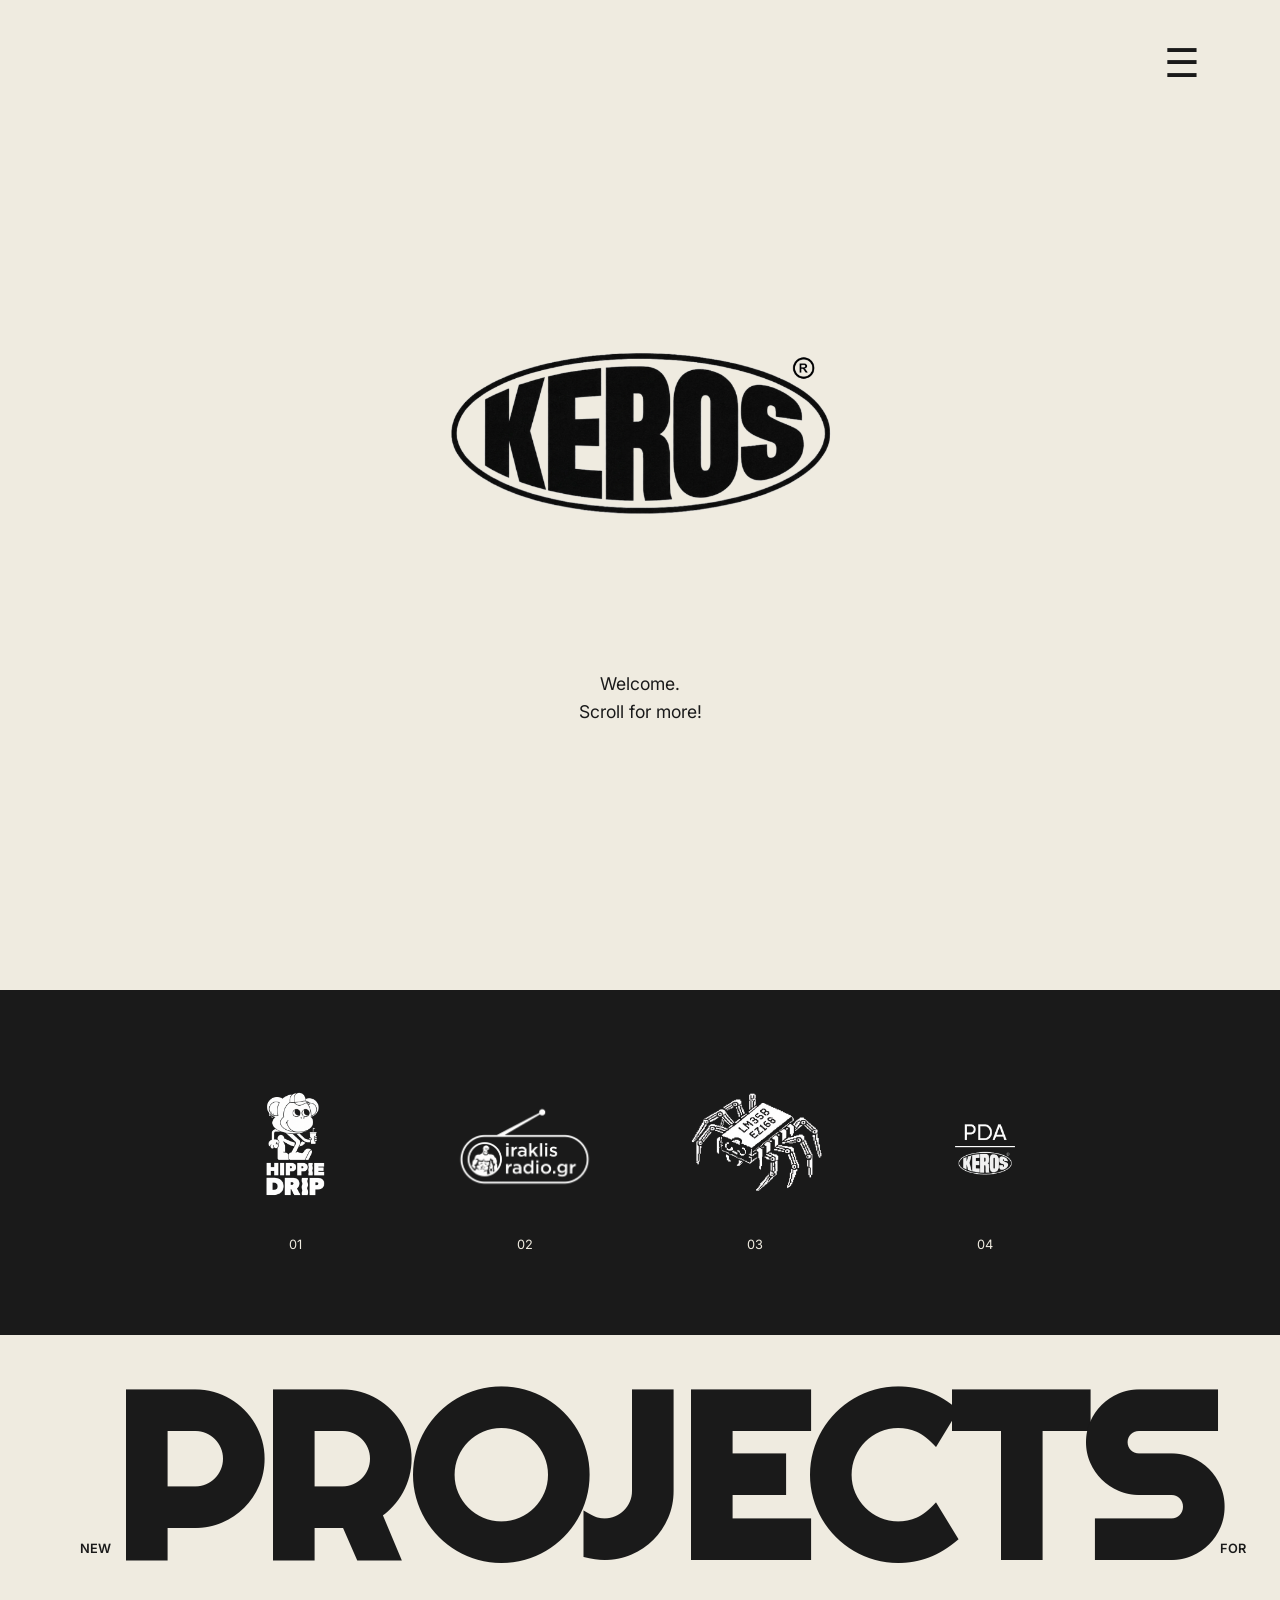
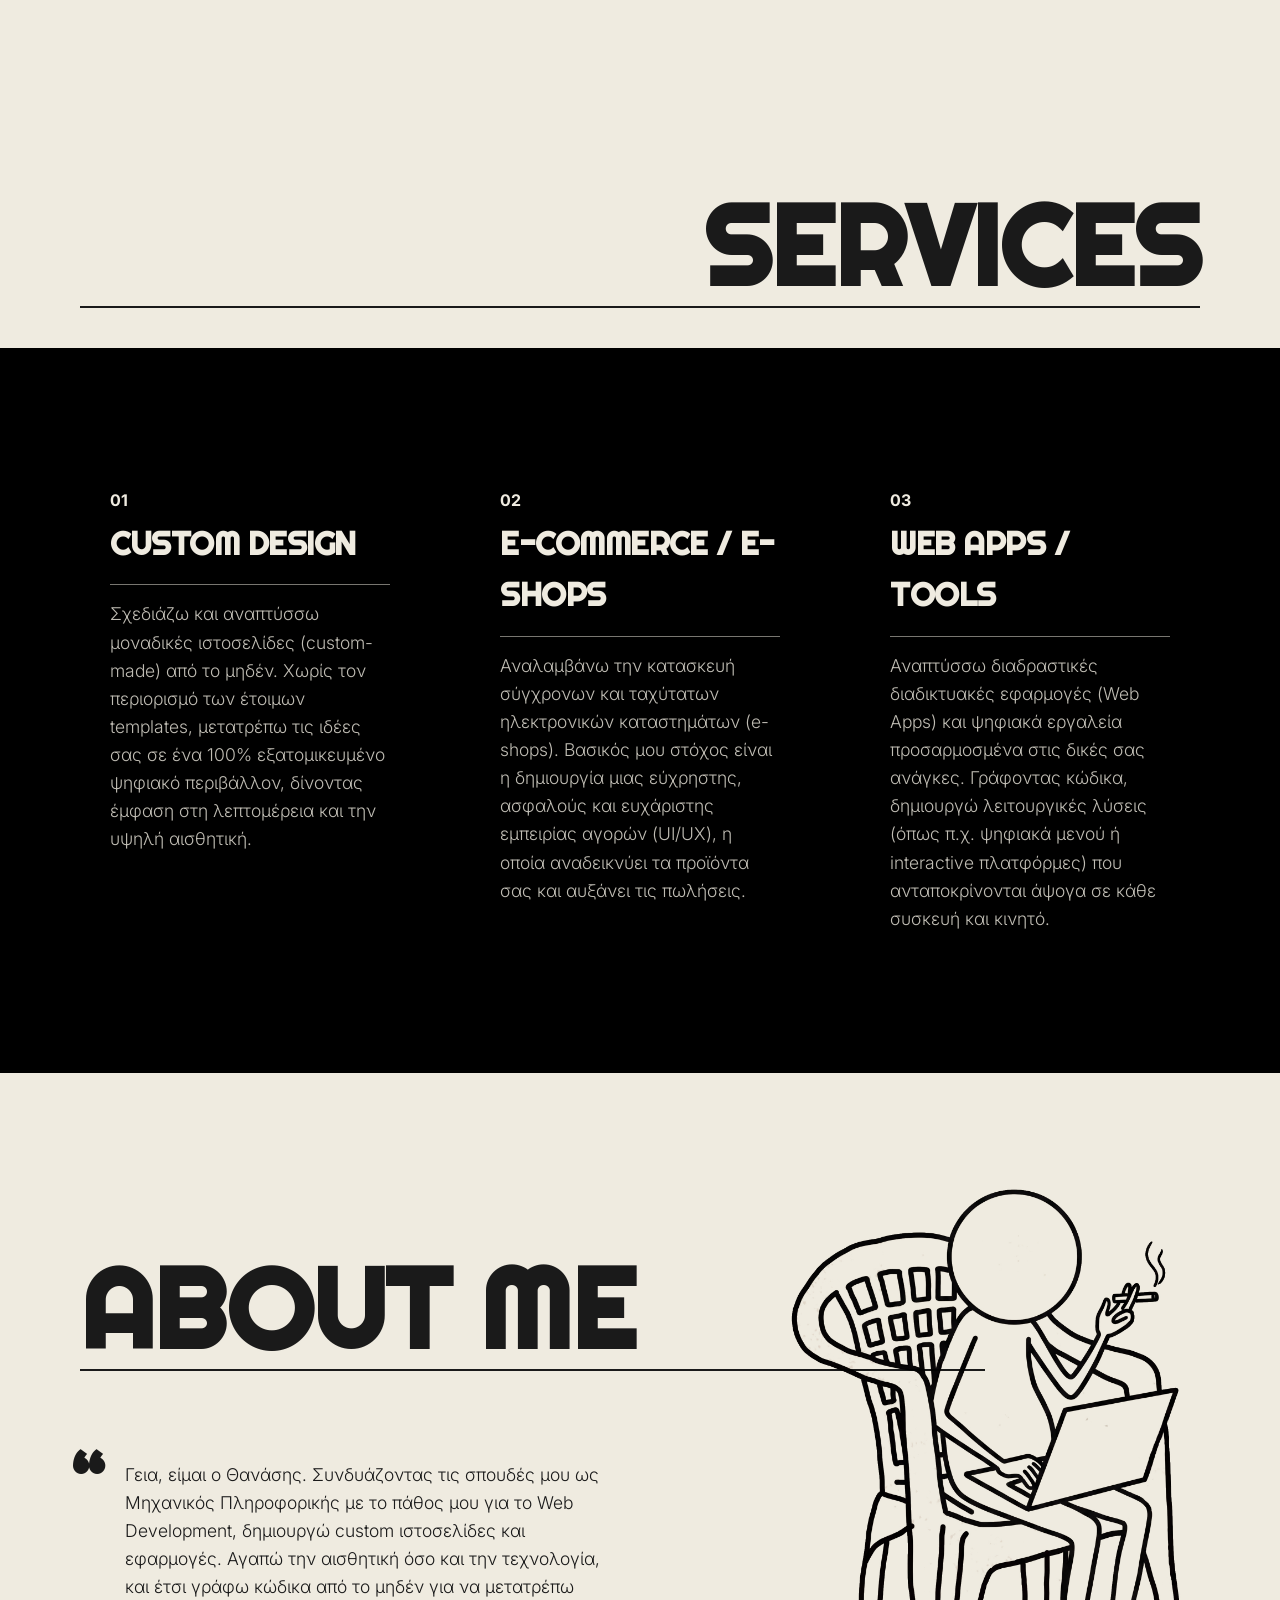
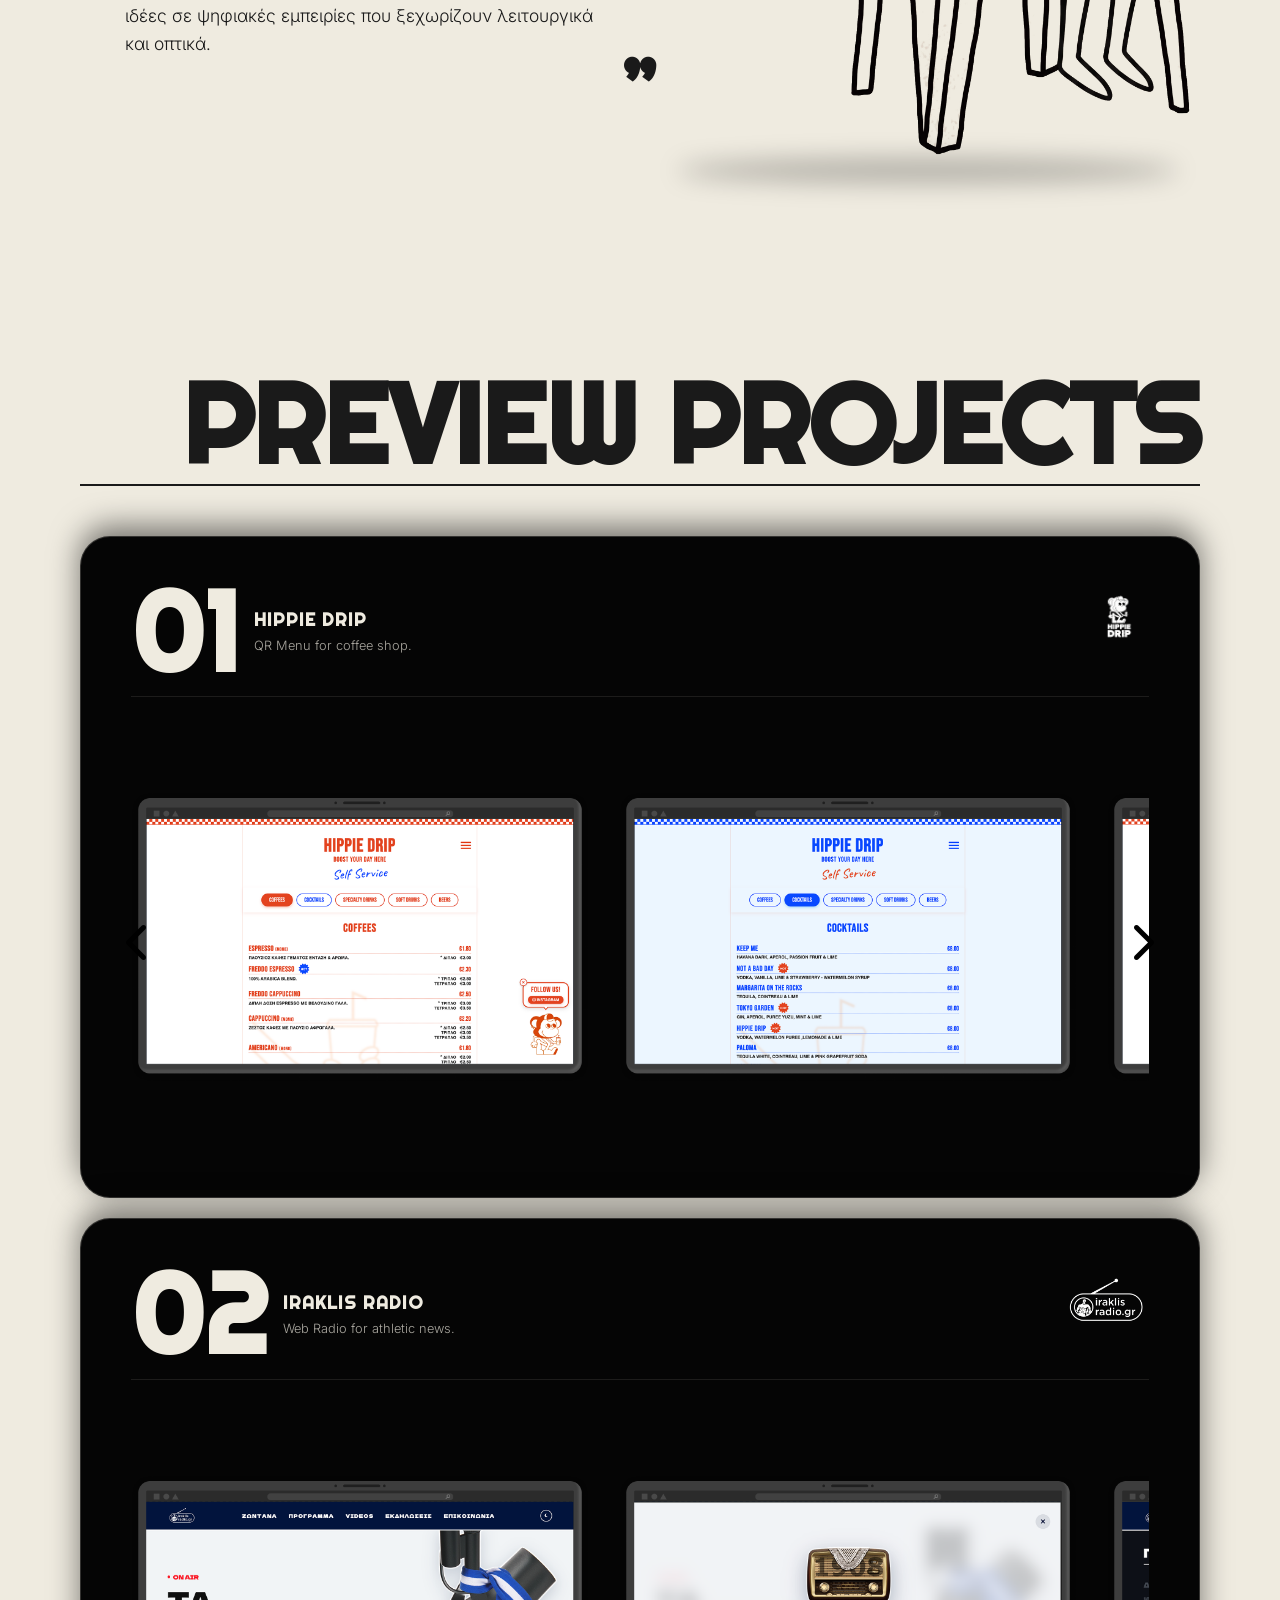
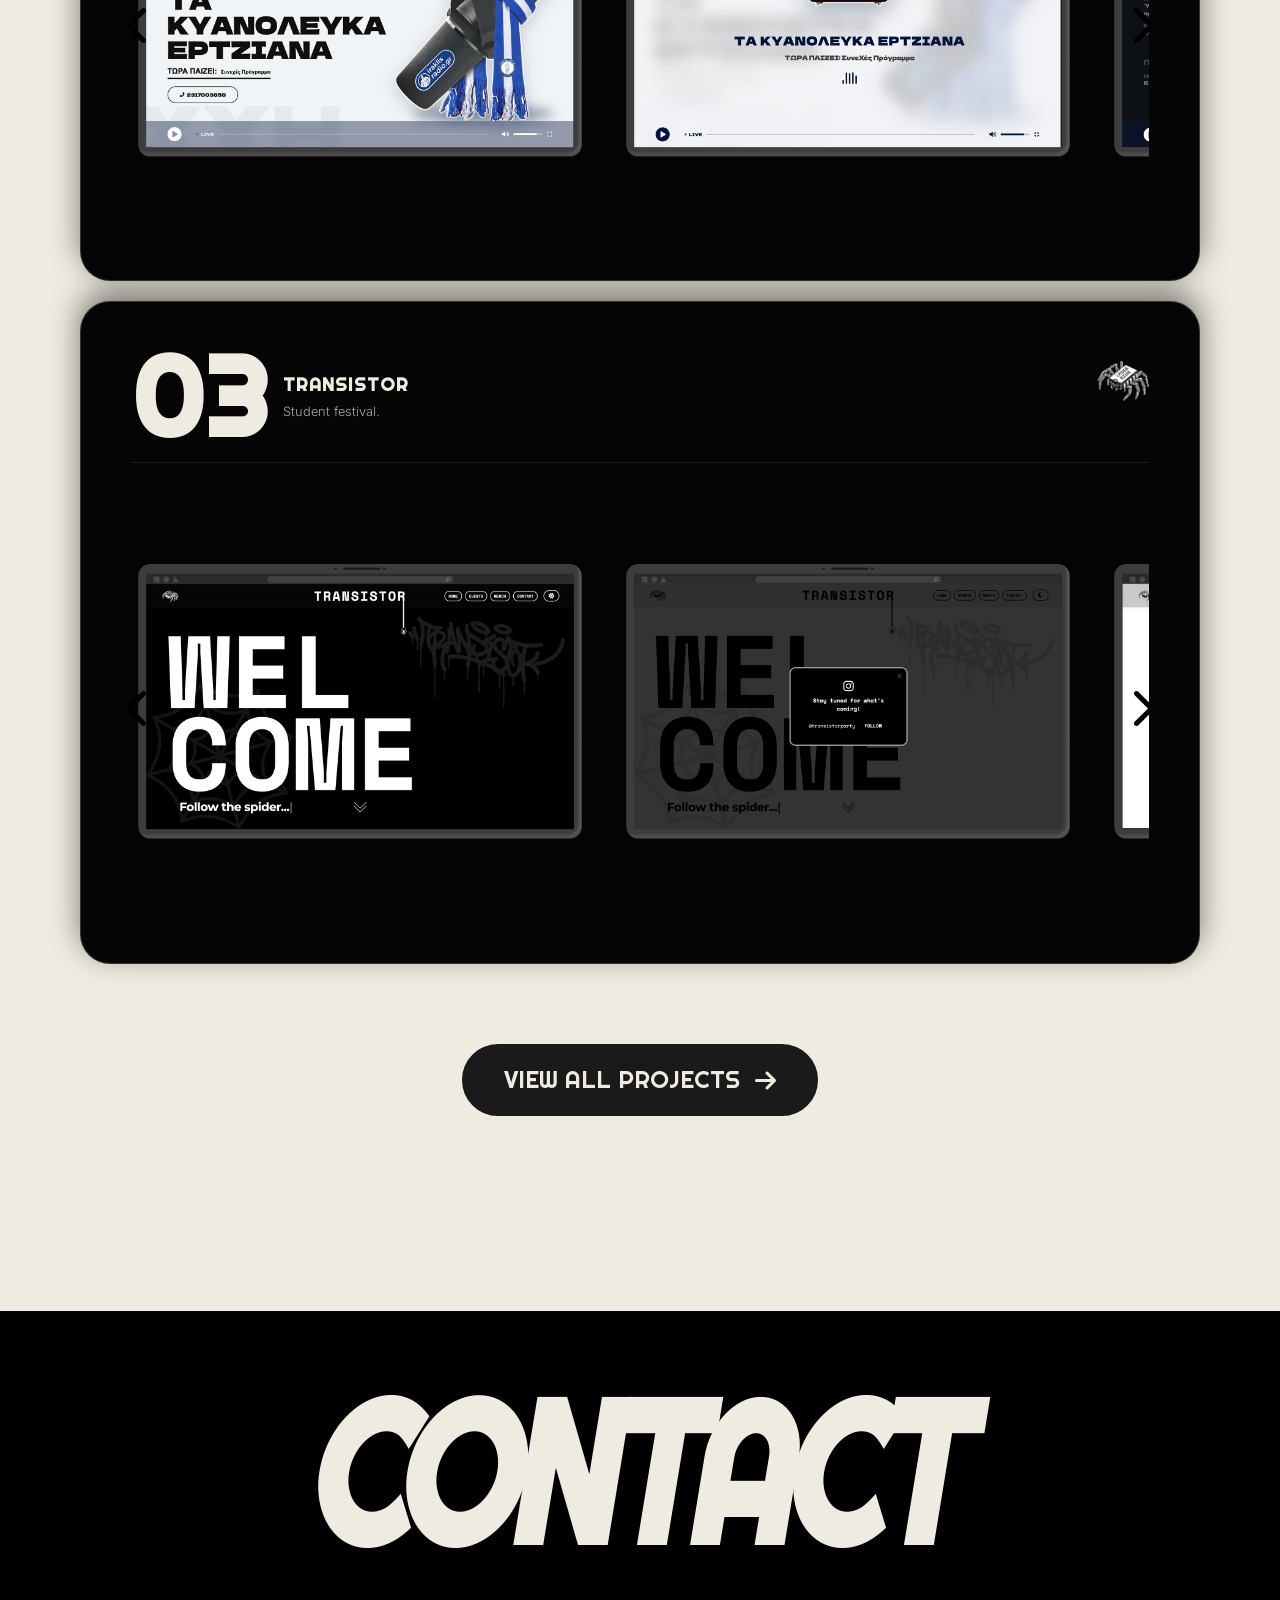
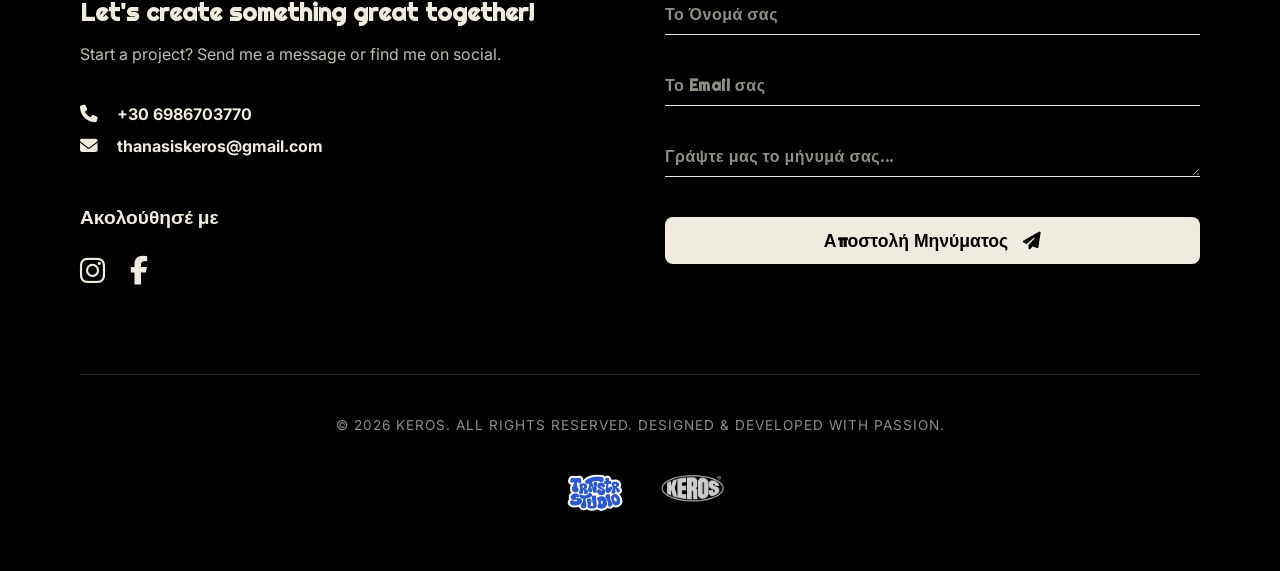
<file: index.html>
<!DOCTYPE html>
<html lang="el">
<head>
    <meta charset="UTF-8">
    <meta name="viewport" content="width=device-width, initial-scale=1.0">
    <title>KEROS | Portfolio</title>
    <link rel="stylesheet" href="style.css">
    <link rel="icon" type="image/png" href="images/ker.png">
    <link href="https://fonts.googleapis.com/css2?family=Righteous&family=Inter:wght@300;400&display=swap" rel="stylesheet">
    <link rel="stylesheet" href="https://cdnjs.cloudflare.com/ajax/libs/font-awesome/6.4.0/css/all.min.css">
    <script async src="https://www.googletagmanager.com/gtag/js?id=G-GY9GKH810G"></script>
    <script>
        window.dataLayer = window.dataLayer || [];
        function gtag(){dataLayer.push(arguments);}
        gtag('js', new Date());
        gtag('config', 'G-GY9GKH810G');
    </script>
</head>
<body>
    <div class="glass-header"></div>

    <div class="top-bar">
        <button class="menu-btn" id="openMenu">☰</button>
    </div>

    <a href="#" class="hero-logo">
        <img src="images/keros.PNG" alt="KEROS Logo" style="width: 100%; display: block;">
    </a>
    
    <p class="hero-text">Welcome.<br>Scroll for more!</p>

    <main class="main-content">
        <section class="projects-section" id="projects">
            <div class="black-strip">
                <div class="gallery-track">
                    <a href="#project-1" class="gallery-item">
                        <img src="images/hip1.png" alt="Project 1">
                        <span class="item-number">01</span>
                    </a>
                    <a href="#project-2" class="gallery-item">
                        <img src="images/rad1.png" alt="Project 2">
                        <span class="item-number">02</span>
                    </a>
                    <a href="#project-3" class="gallery-item">
                        <img src="images/tr1.png" alt="Project 3">
                        <span class="item-number">03</span>
                    </a>
                    <a href="projects.html#project-4" class="gallery-item">
                        <img src="images/Untitled_project__1_-removebg-preview.png" alt="Project 4">
                        <span class="item-number">04</span>
                    </a>
                </div>
            </div>

            <div class="title-container">
                <span class="date-tag">NEW</span>
                <h2 class="massive-title">PROJECTS</h2>
                <span class="view-tag">FOR</span>
            </div>
        </section>

        <section class="content-section" id="services">
            <h2 class="section-title right-aligned">SERVICES</h2>
            
            <div class="services-black-strip">
                <div class="services-list-dark">
                    <div class="service-item-dark">
                        <div class="service-header">
                            <span class="service-number">01</span>
                            <h3>CUSTOM DESIGN</h3>
                        </div>
                        <div class="service-divider"></div>
                        <p>Σχεδιάζω και αναπτύσσω μοναδικές ιστοσελίδες (custom-made) από το μηδέν. Χωρίς τον περιορισμό των έτοιμων templates, μετατρέπω τις ιδέες σας σε ένα 100% εξατομικευμένο ψηφιακό περιβάλλον, δίνοντας έμφαση στη λεπτομέρεια και την υψηλή αισθητική.</p>
                    </div>
                    
                    <div class="service-item-dark">
                        <div class="service-header">
                            <span class="service-number">02</span>
                            <h3>E-COMMERCE / E-SHOPS</h3>
                        </div>
                        <div class="service-divider"></div>
                        <p>Αναλαμβάνω την κατασκευή σύγχρονων και ταχύτατων ηλεκτρονικών καταστημάτων (e-shops). Βασικός μου στόχος είναι η δημιουργία μιας εύχρηστης, ασφαλούς και ευχάριστης εμπειρίας αγορών (UI/UX), η οποία αναδεικνύει τα προϊόντα σας και αυξάνει τις πωλήσεις.</p>
                    </div>
                    
                    <div class="service-item-dark">
                        <div class="service-header">
                            <span class="service-number">03</span>
                            <h3>WEB APPS / TOOLS</h3>
                        </div>
                        <div class="service-divider"></div>
                        <p>Αναπτύσσω διαδραστικές διαδικτυακές εφαρμογές (Web Apps) και ψηφιακά εργαλεία προσαρμοσμένα στις δικές σας ανάγκες. Γράφοντας κώδικα, δημιουργώ λειτουργικές λύσεις (όπως π.χ. ψηφιακά μενού ή interactive πλατφόρμες) που ανταποκρίνονται άψογα σε κάθε συσκευή και κινητό.</p>
                    </div>
                </div>
            </div>
        </section>

        <section class="content-section" id="about">
            <img src="images/me.jpeg" alt="Graphic" class="about-bg-graphic">
            <h2 class="section-title">ABOUT ME</h2>
            <p class="large-text">Γεια, είμαι ο Θανάσης. Συνδυάζοντας τις σπουδές μου ως Μηχανικός Πληροφορικής με το πάθος μου για το Web Development, δημιουργώ custom ιστοσελίδες και εφαρμογές. Αγαπώ την αισθητική όσο και την τεχνολογία, και έτσι γράφω κώδικα από το μηδέν για να μετατρέπω ιδέες σε ψηφιακές εμπειρίες που ξεχωρίζουν λειτουργικά και οπτικά.</p>
        </section>

        <section class="content-section" id="works">
            <h2 class="section-title right-aligned">PREVIEW PROJECTS</h2>
            
            <div class="stacked-cards-container">
                <div class="stacked-card card-1" id="project-1">
                    <div class="card-header">
                        <div class="card-client-info">
                            <span class="card-number">01</span>
                            <div class="client-details">
                                <h4>HIPPIE DRIP</h4>
                                <p>QR Menu for coffee shop.</p>
                            </div>
                        </div>
                        <a href="#" class="card-logo-btn">
                            <img src="images/hip1.png" alt="Hippie Drip">
                        </a>
                    </div>
                    <div class="carousel-wrapper">
                        <button class="carousel-btn prev-btn"><i class="fa-solid fa-chevron-left"></i></button>
                        <button class="carousel-btn next-btn"><i class="fa-solid fa-chevron-right"></i></button>
                        <div class="card-images-grid">
                            <img src="images/hip11.png" alt="Mockup 1">
                            <img src="images/hip2.png" alt="Mockup 2">
                            <img src="images/hip3.png" alt="Mockup 3">
                            <img src="images/hip4.png" alt="Mockup 4">
                        </div>
                    </div>
                </div>
                
                <div class="stacked-card card-2" id="project-2">
                    <div class="card-header">
                        <div class="card-client-info">
                            <span class="card-number">02</span>
                            <div class="client-details">
                                <h4>IRAKLIS RADIO</h4>
                                <p>Web Radio for athletic news.</p>
                            </div>
                        </div>
                        <a href="#" class="card-logo-btn">
                            <img src="images/rad1.png" alt="Iraklis Radio">
                        </a>
                    </div>
                    <div class="carousel-wrapper">
                        <button class="carousel-btn prev-btn"><i class="fa-solid fa-chevron-left"></i></button>
                        <button class="carousel-btn next-btn"><i class="fa-solid fa-chevron-right"></i></button>
                        <div class="card-images-grid">
                            <img src="images/ira1.png" alt="Mockup 1">
                            <img src="images/ira2.png" alt="Mockup 2">
                            <img src="images/ira3.png" alt="Mockup 3">
                            <img src="images/ira4.png" alt="Mockup 4">
                        </div>
                    </div>
                </div>

                <div class="stacked-card card-3" id="project-3">
                    <div class="card-header">
                        <div class="card-client-info">
                            <span class="card-number">03</span>
                            <div class="client-details">
                                <h4>TRANSISTOR</h4>
                                <p>Student festival.</p>
                            </div>
                        </div>
                        <a href="#" class="card-logo-btn">
                            <img src="images/tr1.png" alt="Transistor">
                        </a>
                    </div>
                    <div class="carousel-wrapper">
                        <button class="carousel-btn prev-btn"><i class="fa-solid fa-chevron-left"></i></button>
                        <button class="carousel-btn next-btn"><i class="fa-solid fa-chevron-right"></i></button>
                        <div class="card-images-grid">
                            <img src="images/tr11.png" alt="Mockup 1">
                            <img src="images/tr2.png" alt="Mockup 2">
                            <img src="images/tr3.png" alt="Mockup 3">
                            <img src="images/tr4.png" alt="Mockup 4">
                        </div>
                    </div>
                </div>
            </div>
            
            <div class="show-more-container">
                <a href="projects.html" class="show-more-btn">
                    VIEW ALL PROJECTS <i class="fa-solid fa-arrow-right"></i>
                </a>
            </div>
        </section>

        <section class="contact-section-dark" id="contact">
            <div class="brutalist-contact-header">
                <h1 class="brutalist-contact-title">CONTACT</h1>
            </div>
            
            <div class="contact-grid">
                <div class="contact-info">
                    <h3 class="contact-subtitle">Let's create something great together!</h3>
                    <p class="contact-desc">Start a project? Send me a message or find me on social.</p>
                    
                    <div class="contact-details">
                        <p><i class="fa-solid fa-phone"></i> +30 6986703770</p>
                        <p><i class="fa-solid fa-envelope"></i> thanasiskeros@gmail.com</p>
                    </div>

                    <div class="contact-socials">
                        <h4>Ακολούθησέ με</h4>
                        <div class="social-icons">
                            <a href="https://www.instagram.com/thanasiskeros/" title="Instagram" target="_blank"><i class="fa-brands fa-instagram"></i></a>
                            <a href="https://www.facebook.com/profile.php?id=100060874460926" title="Facebook" target="_blank"><i class="fa-brands fa-facebook-f"></i></a>
                        </div>
                    </div>
                </div>

                <div class="contact-form-wrapper">
                   <form action="https://formsubmit.co/thanasiskeros@gmail.com" method="POST" class="contact-form">
                        <input type="hidden" name="_subject" value="Νέο Μήνυμα από το Portfolio!">
                        <input type="hidden" name="_captcha" value="false">
                        <input type="text" name="name" placeholder="Το Όνομά σας" required>
                        <input type="email" name="email" placeholder="Το Email σας" required>
                        <textarea name="message" placeholder="Γράψτε μας το μήνυμά σας..." rows="1" required></textarea>
                        
                        <button type="submit">
                            Αποστολή Μηνύματος 
                            <i class="fa-solid fa-paper-plane send-icon"></i>
                        </button>
                    </form>
                </div>
            </div> 

            <div class="site-footer">
                <div class="footer-copy">
                    &copy; 2026 KEROS. ALL RIGHTS RESERVED. DESIGNED & DEVELOPED WITH PASSION.
                </div>
                <div class="footer-graphics">
                    <img src="images/TRN.jpg" alt="Globe Icon" class="footer-globe">
                    <img src="images/keros.PNG" alt="KEROS Logo" class="footer-logo">
                </div>
            </div>
        </section> 
    </main>

    <nav class="fullscreen-menu" id="fullMenu">
        <button class="close-btn" id="closeMenu">✕</button>
        <ul class="menu-links">
            <li><a href="#projects">PROJECTS</a></li>
            <li><a href="#services">SERVICES</a></li>
            <li><a href="#about">ABOUT ME</a></li>
            <li><a href="#works">PREVIEW PROJECTS</a></li>
            <li><a href="#contact">CONTACT</a></li>
        </ul>
    </nav>

    <script src="script.js"></script>
</body>
</html>
</file>
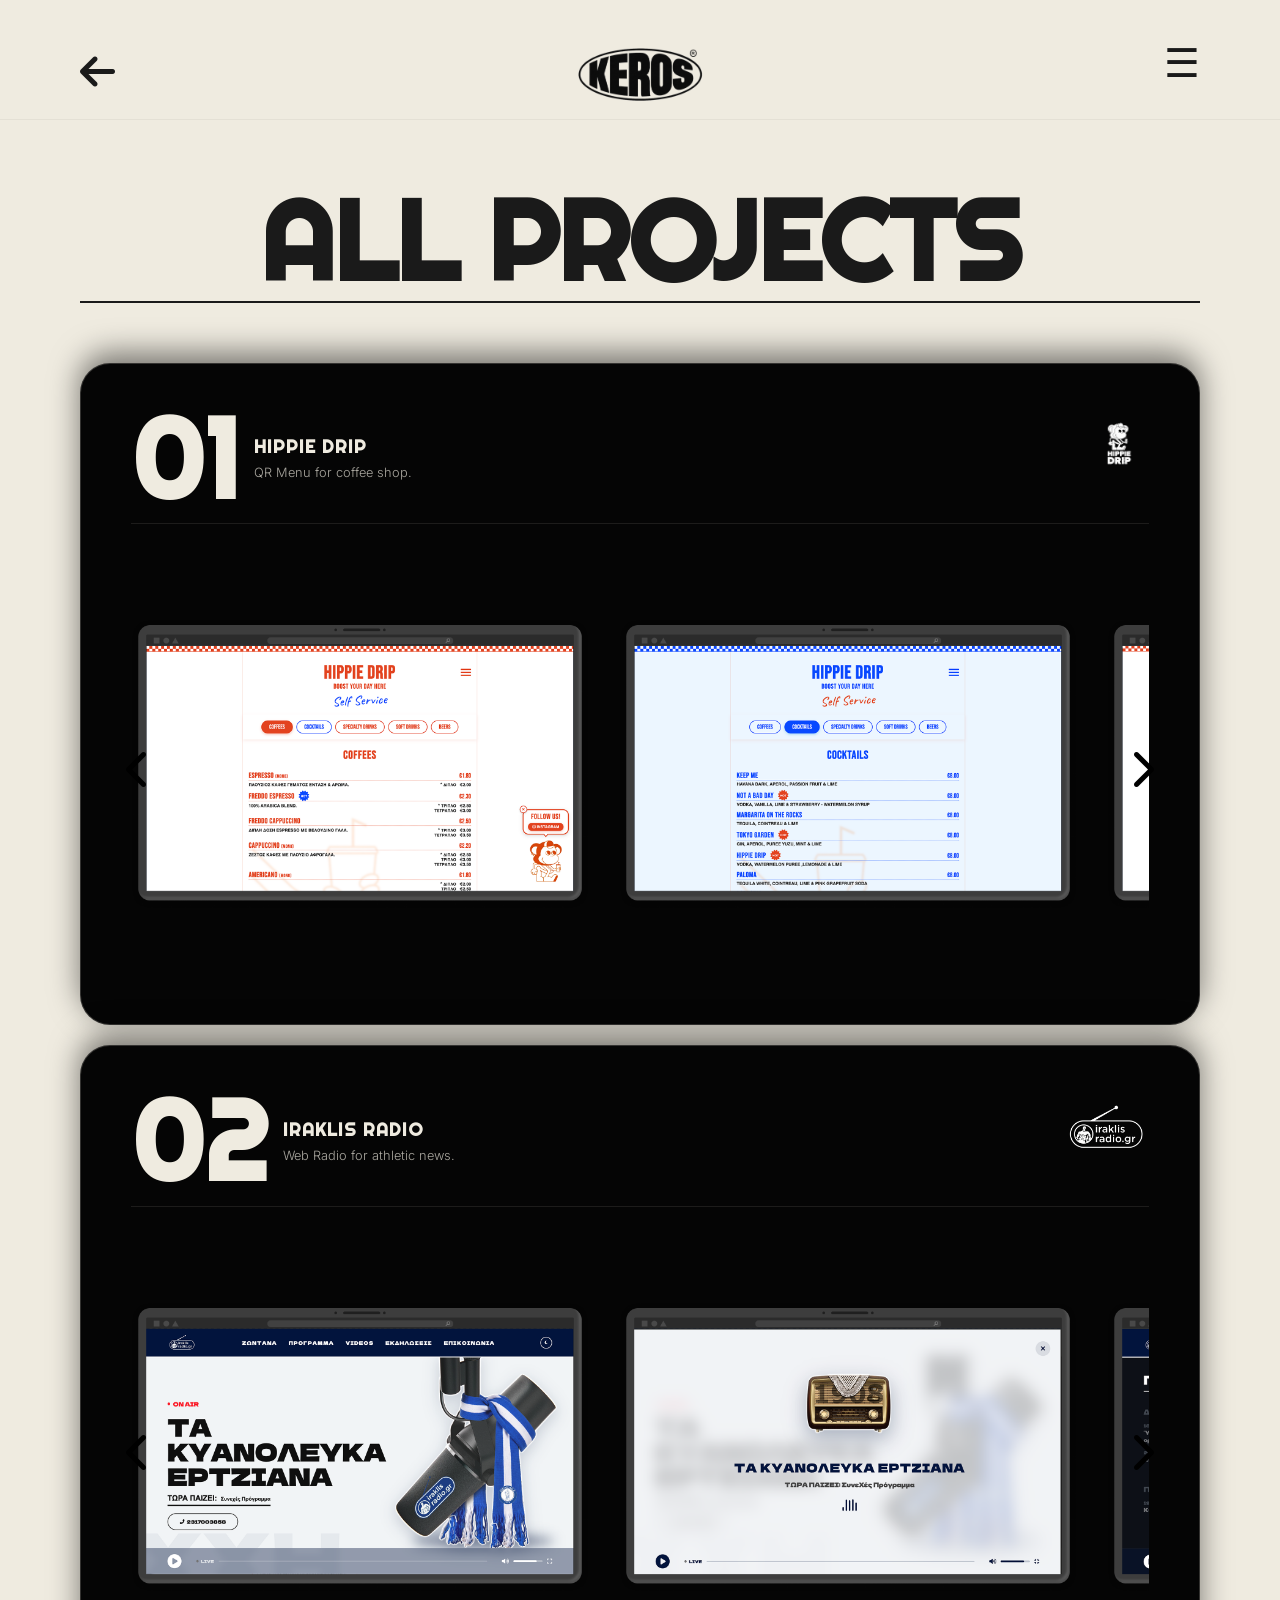
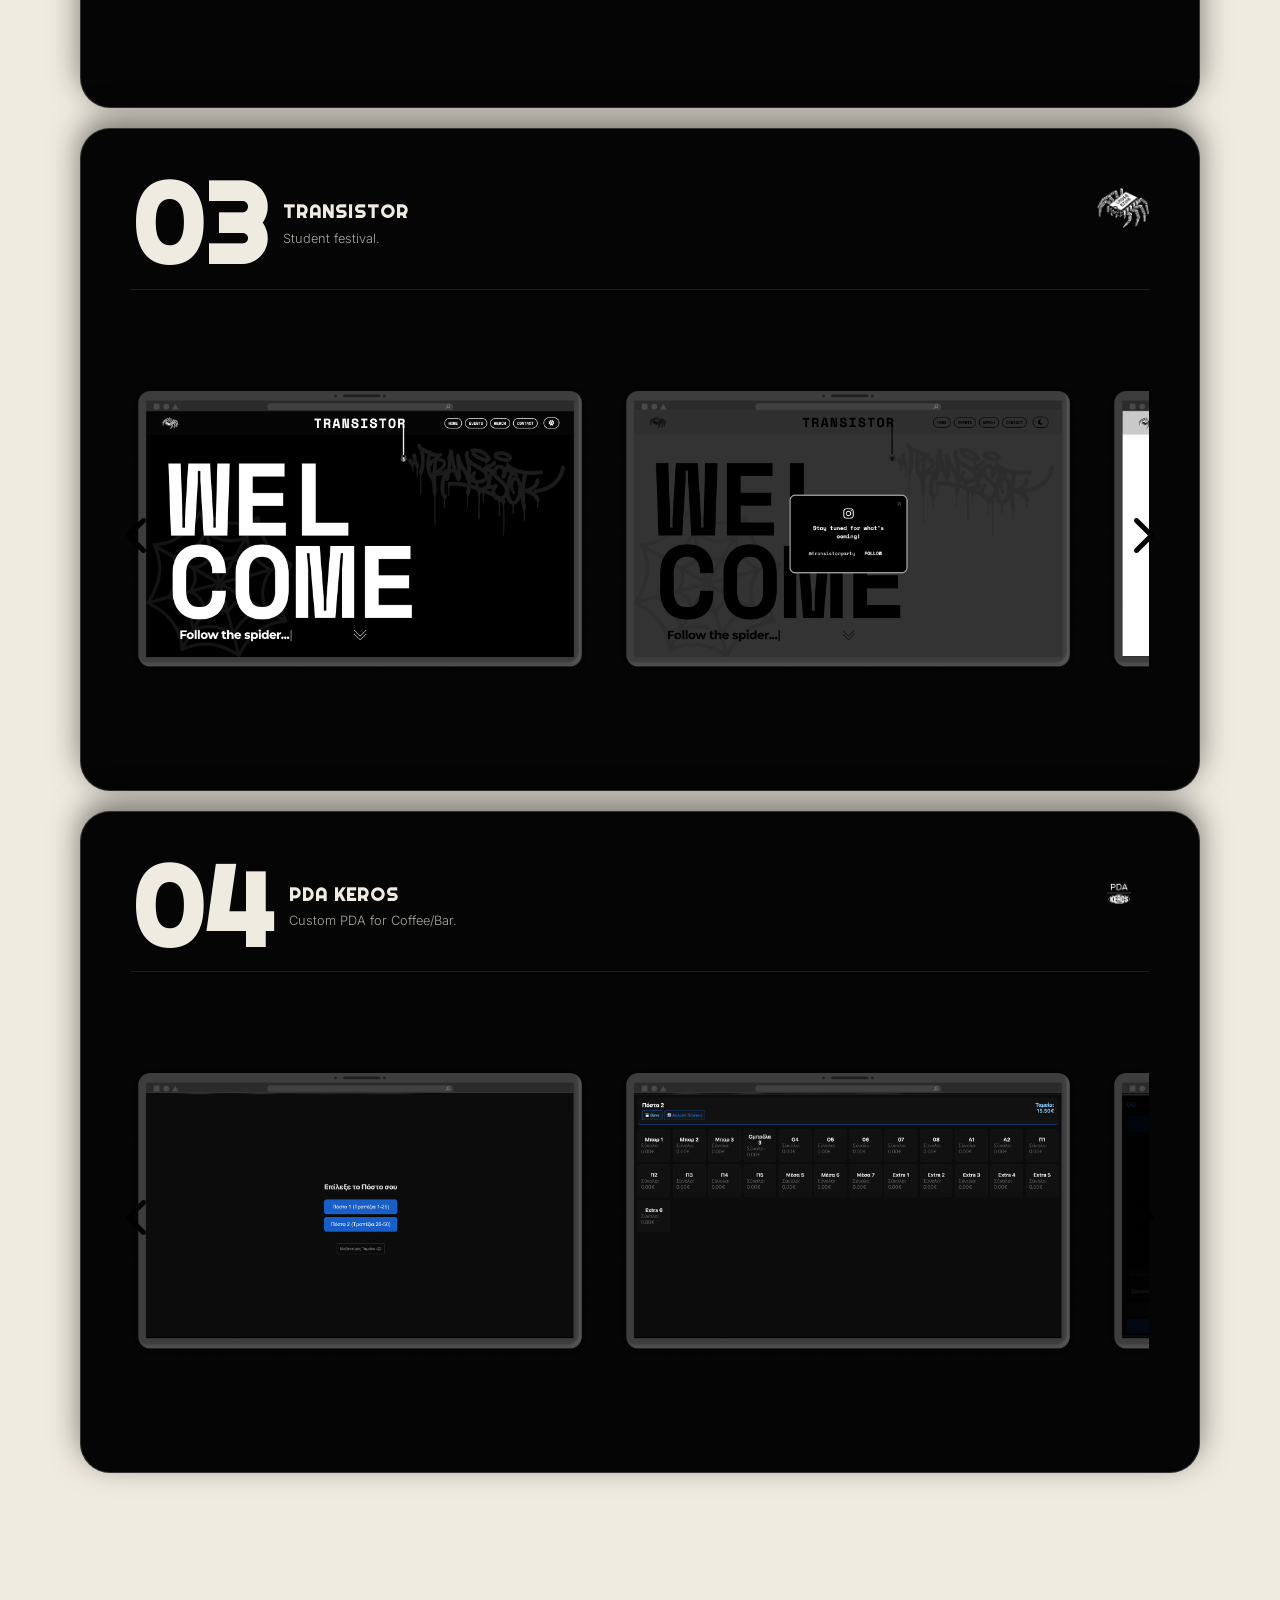
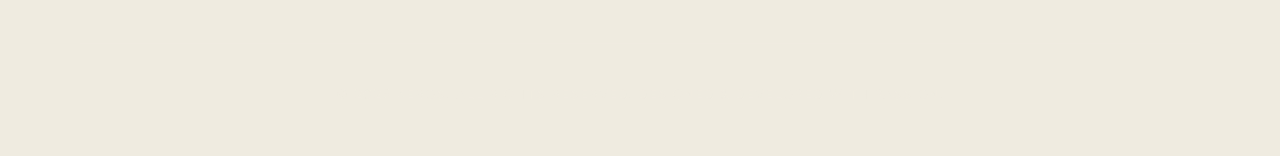
<file: projects.html>
<!DOCTYPE html>
<html lang="el">
<head>
    <meta charset="UTF-8">
    <meta name="viewport" content="width=device-width, initial-scale=1.0">
    <title>KEROS | All Projects</title>
    <link rel="stylesheet" href="style.css">
    <link href="https://fonts.googleapis.com/css2?family=Righteous&family=Inter:wght@300;400&display=swap" rel="stylesheet">
    <link rel="stylesheet" href="https://cdnjs.cloudflare.com/ajax/libs/font-awesome/6.4.0/css/all.min.css">
    <script async src="https://www.googletagmanager.com/gtag/js?id=G-GY9GKH810G"></script>
    <script>
        window.dataLayer = window.dataLayer || [];
        function gtag(){dataLayer.push(arguments);}
        gtag('js', new Date());
        gtag('config', 'G-GY9GKH810G');
    </script>
</head>
<body>
    <div class="glass-header" style="opacity: 1;"></div>

    <div class="back-btn-container">
        <a href="index.html" class="menu-btn" style="text-decoration: none;" title="Back to Home"><i class="fa-solid fa-arrow-left"></i></a>
    </div>

    <a href="index.html" class="inner-page-logo" title="Back to Home">
        <img src="images/keros.PNG" alt="KEROS Logo" style="width: 100%; display: block;">
    </a>

    <div class="top-bar">
        <button class="menu-btn" id="openMenu">☰</button>
    </div>

    <main class="main-content" style="margin-top: 150px;">
        <div style="margin-bottom: 60px;">
            <h1 class="section-title" style="text-align: center;">ALL PROJECTS</h1>
        </div>

        <div class="stacked-cards-container" style="margin-top: 0;">
            <div class="stacked-card card-1" id="project-1">
                <div class="card-header">
                    <div class="card-client-info">
                        <span class="card-number">01</span>
                        <div class="client-details">
                            <h4>HIPPIE DRIP</h4>
                            <p>QR Menu for coffee shop.</p>
                        </div>
                    </div>
                    <a href="#" class="card-logo-btn">
                        <img src="images/hip1.png" alt="Hippie Drip">
                    </a>
                </div>
                <div class="carousel-wrapper">
                    <button class="carousel-btn prev-btn"><i class="fa-solid fa-chevron-left"></i></button>
                    <button class="carousel-btn next-btn"><i class="fa-solid fa-chevron-right"></i></button>
                    <div class="card-images-grid">
                        <img src="images/hip11.png" alt="Mockup 1">
                        <img src="images/hip2.png" alt="Mockup 2">
                        <img src="images/hip3.png" alt="Mockup 3">
                        <img src="images/hip4.png" alt="Mockup 4">
                    </div>
                </div>
            </div>
            
            <div class="stacked-card card-2" id="project-2">
                <div class="card-header">
                    <div class="card-client-info">
                        <span class="card-number">02</span>
                        <div class="client-details">
                            <h4>IRAKLIS RADIO</h4>
                            <p>Web Radio for athletic news.</p>
                        </div>
                    </div>
                    <a href="#" class="card-logo-btn">
                        <img src="images/rad1.png" alt="Iraklis Radio">
                    </a>
                </div>
                <div class="carousel-wrapper">
                    <button class="carousel-btn prev-btn"><i class="fa-solid fa-chevron-left"></i></button>
                    <button class="carousel-btn next-btn"><i class="fa-solid fa-chevron-right"></i></button>
                    <div class="card-images-grid">
                        <img src="images/ira1.png" alt="Mockup 1">
                        <img src="images/ira2.png" alt="Mockup 2">
                        <img src="images/ira3.png" alt="Mockup 3">
                        <img src="images/ira4.png" alt="Mockup 4">
                    </div>
                </div>
            </div>

            <div class="stacked-card card-3" id="project-3">
                <div class="card-header">
                    <div class="card-client-info">
                        <span class="card-number">03</span>
                        <div class="client-details">
                            <h4>TRANSISTOR</h4>
                            <p>Student festival.</p>
                        </div>
                    </div>
                    <a href="#" class="card-logo-btn">
                        <img src="images/tr1.png" alt="Transistor">
                    </a>
                </div>
                <div class="carousel-wrapper">
                    <button class="carousel-btn prev-btn"><i class="fa-solid fa-chevron-left"></i></button>
                    <button class="carousel-btn next-btn"><i class="fa-solid fa-chevron-right"></i></button>
                    <div class="card-images-grid">
                        <img src="images/tr11.png" alt="Mockup 1">
                        <img src="images/tr2.png" alt="Mockup 2">
                        <img src="images/tr3.png" alt="Mockup 3">
                        <img src="images/tr4.png" alt="Mockup 4">
                    </div>
                </div>
            </div>

            <div class="stacked-card card-4" id="project-4">
                <div class="card-header">
                    <div class="card-client-info">
                        <span class="card-number">04</span>
                        <div class="client-details">
                            <h4>PDA KEROS</h4>
                            <p>Custom PDA for Coffee/Bar.</p>
                        </div>
                    </div>
                    <a href="#" class="card-logo-btn">
                        <img src="images/Untitled_project__1_-removebg-preview.png" alt="PDA Keros">
                    </a>
                </div>
                <div class="carousel-wrapper">
                    <button class="carousel-btn prev-btn"><i class="fa-solid fa-chevron-left"></i></button>
                    <button class="carousel-btn next-btn"><i class="fa-solid fa-chevron-right"></i></button>
                    <div class="card-images-grid">
                        <img src="images/pda1.png" alt="Mockup 1">
                        <img src="images/pda2.png" alt="Mockup 2">
                        <img src="images/pda3.png" alt="Mockup 3">
                        <img src="images/pda4.png" alt="Mockup 4">
                    </div>
                </div>
            </div>
        </div>

        <div class="site-footer" style="margin-top: 150px; padding-bottom: 50px;">
            <div class="footer-copy">
                &copy; 2026 KEROS. ALL RIGHTS RESERVED. DESIGNED & DEVELOPED WITH PASSION.
            </div>
        </div>
    </main>

    <nav class="fullscreen-menu" id="fullMenu">
        <button class="close-btn" id="closeMenu">✕</button>
        <ul class="menu-links">
            <li><a href="index.html#projects">PROJECTS</a></li>
            <li><a href="index.html#services">SERVICES</a></li>
            <li><a href="index.html#about">ABOUT ME</a></li>
            <li><a href="projects.html">SELECTED WORKS</a></li>
            <li><a href="index.html#contact">CONTACT</a></li>
        </ul>
    </nav>

    <script src="script.js"></script>
</body>
</html>
</file>
<file: style.css>
:root {
    --bg-color: #EFEBE0;
    --text-color: #1A1A1A;
    --heading-font: 'Righteous', sans-serif;
    --text-font: 'Inter', sans-serif;
    --scroll: 0; 
}

* {
    margin: 0;
    padding: 0;
    box-sizing: border-box;
}

html, body {
    max-width: 100vw;
    overflow-x: hidden; 
}

html {
    scroll-behavior: smooth;
    scroll-padding-top: 150px; 
}

body {
    background-color: var(--bg-color);
    color: var(--text-color);
    font-family: var(--text-font);
    line-height: 1.6;
}

.top-bar {
    position: fixed;
    top: 20px;
    right: 20px;
    z-index: 1005; 
}

.menu-btn {
    background: none;
    border: none;
    font-size: 2.5rem;
    color: var(--text-color);
    cursor: pointer;
}

.back-btn-container {
    position: fixed;
    top: 20px;
    left: 20px;
    z-index: 1005;
}

.inner-page-logo {
    position: fixed;
    top: 30px;
    left: 50%;
    transform: translateX(-50%);
    width: 100px;
    z-index: 1005;
    transition: opacity 0.3s ease;
}

.inner-page-logo:hover {
    opacity: 0.6;
}

.glass-header {
    position: fixed;
    top: 0; 
    left: 0;
    width: 100%;
    height: 90px;
    background-color: rgba(239, 235, 224, 0.95); 
    backdrop-filter: blur(15px);
    -webkit-backdrop-filter: blur(15px);
    border-bottom: 1px solid rgba(26, 26, 26, 0.05); 
    opacity: var(--scroll); 
    z-index: 1001;
    pointer-events: none;
}

.hero-logo {
    position: fixed;
    top: calc(45% - (45% - 30px) * var(--scroll));
    left: 50%;
    transform: translate(-50%, calc(-50% + 50% * var(--scroll)));
    width: calc(80vw - (80vw - 100px) * var(--scroll));
    max-width: calc(400px - (400px - 100px) * var(--scroll));
    z-index: 1003; 
    transition: width 0.1s linear, top 0.1s linear, transform 0.1s linear;
}

.hero-text {
    position: fixed;
    top: calc(50% + min(30vw, 220px)); 
    left: 50%;
    transform: translateX(-50%);
    text-align: center;
    font-size: 1.1rem;
    opacity: calc(1 - var(--scroll) * 3); 
    z-index: 999;
    width: 90%;
    max-width: 500px;
}

.main-content {
    margin-top: 100vh; 
    padding: 20px 20px 0 20px; 
    background-color: var(--bg-color); 
    position: relative;
    z-index: 2; 
}

.projects-section { 
    padding-top: 50px; 
    margin-bottom: 25vh; 
}

.title-container {
    display: flex;
    align-items: flex-end;
    justify-content: space-between;
    position: relative;
    margin-top: 50px;
}

.massive-title {
    font-family: var(--heading-font);
    font-size: 14vw; 
    line-height: 0.8;
    text-transform: uppercase;
    letter-spacing: -1px;
    margin: 0;
}

.date-tag, .view-tag {
    font-size: 0.8rem;
    font-weight: 600;
    text-transform: uppercase;
    margin-bottom: 10px;
}

.black-strip {
    background-color: var(--text-color);
    padding: 50px 0; 
    margin-left: -20px; 
    margin-right: -20px;
}

.gallery-track {
    display: flex;
    justify-content: safe center; 
    gap: 30px; 
    padding: 0 20px; 
    overflow-x: auto; 
    scrollbar-width: none; 
    scroll-snap-type: x mandatory; 
}

.gallery-track::-webkit-scrollbar { 
    display: none; 
}

.gallery-item { 
    display: flex; 
    flex-direction: column; 
    min-width: 100px; 
    cursor: pointer; 
    transition: opacity 0.3s ease; 
    text-decoration: none; 
    align-items: center; 
    scroll-snap-align: center; 
}

.gallery-item:hover { 
    opacity: 0.7; 
}

.gallery-item img { 
    width: 100px; 
    height: 100px; 
    object-fit: contain; 
    margin-bottom: 15px; 
}

.item-number { 
    font-size: 0.8rem; 
    font-family: var(--text-font); 
    color: var(--bg-color); 
}

.services-black-strip {
    background-color: #000000;
    color: var(--bg-color);
    padding: 60px 20px;
    margin-left: -20px;
    margin-right: -20px;
    margin-top: 40px; 
    position: relative; 
    overflow: hidden; 
}

.services-list-dark {
    display: flex;
    flex-direction: column;
    gap: 40px;
    max-width: 1200px;
    margin: 0 auto;
    position: relative; 
    z-index: 1; 
}

.service-item-dark {
    flex: 1;
    padding: 30px 20px; 
    transition: all 0.4s ease; 
    cursor: default; 
}

.services-list-dark:hover .service-item-dark { 
    opacity: 0.3; 
}

.services-list-dark .service-item-dark:hover {
    opacity: 1; 
    transform: translateY(-15px); 
}

.service-header { 
    display: flex; 
    flex-direction: column; 
    align-items: flex-start; 
    margin-bottom: 15px; 
}

.service-number { 
    font-family: var(--text-font); 
    font-size: 1rem; 
    font-weight: 700; 
    margin-bottom: 5px; 
    color: var(--bg-color); 
}

.service-item-dark h3 { 
    font-family: var(--heading-font); 
    font-size: 2rem; 
    text-transform: uppercase; 
    letter-spacing: -0.5px; 
    margin: 0; 
    color: var(--bg-color); 
}

.service-divider { 
    height: 1px; 
    background-color: rgba(239, 235, 224, 0.5); 
    width: 100%; 
    margin-bottom: 15px; 
}

.service-item-dark p { 
    font-size: 1.1rem; 
    font-weight: 300; 
    color: var(--bg-color); 
    opacity: 0.8; 
}

.content-section { 
    margin-top: 15vh; 
}

.section-title {
    font-family: var(--heading-font);
    font-size: 14vw;
    font-weight: 700;
    line-height: 0.9;
    text-transform: uppercase;
    margin-bottom: 40px;
    border-bottom: 2px solid var(--text-color);
    padding-bottom: 10px;
    letter-spacing: -1px;
}

.section-title.right-aligned { 
    text-align: right; 
}

@keyframes floatMobile {
    0%, 100% { transform: translateY(0); }
    50% { transform: translateY(-6px); }
}

@keyframes floatDesktop {
    0%, 100% { transform: translateY(-50%); }
    50% { transform: translateY(calc(-50% - 6px)); }
}

#about {
    position: relative; 
    display: flex;
    flex-direction: column;
    padding-bottom: 280px; 
}

#about .section-title {
    width: fit-content; 
    padding-right: 20px; 
    white-space: nowrap; 
}

.large-text { 
    font-size: 1.1rem; 
    max-width: 600px; 
    margin-bottom: 20px; 
    font-weight: 300; 
    position: relative; 
    z-index: 2; 
}

.about-bg-graphic {
    position: absolute;
    bottom: 10px; 
    right: 0; 
    width: 80vw; 
    max-width: 350px;
    height: 250px; 
    object-fit: contain;
    object-position: right bottom; 
    z-index: 1; 
    pointer-events: none; 
    mix-blend-mode: multiply; 
    opacity: 1; 
    animation: floatMobile 4s ease-in-out infinite; 
}

#about::after {
    content: '';
    position: absolute;
    bottom: -5px; 
    right: 5%; 
    width: 70vw; 
    max-width: 250px;
    height: 15px; 
    background-color: rgba(0, 0, 0, 0.25); 
    border-radius: 50%;
    filter: blur(8px); 
    z-index: 0;
    pointer-events: none;
}

#about .large-text { 
    padding: 20px 45px; 
    margin-top: 30px; 
}

#about .large-text::before, 
#about .large-text::after {
    font-family: var(--heading-font); 
    font-size: 5rem; 
    font-weight: 700;
    color: var(--text-color); 
    position: absolute; 
    line-height: 0; 
}

#about .large-text::before { 
    content: '“'; 
    top: 40px; 
    left: -10px; 
}

#about .large-text::after { 
    content: '”'; 
    bottom: -10px; 
    right: 0px; 
}

#works { 
    margin-top: 25vh; 
}

.stacked-cards-container { 
    display: flex; 
    flex-direction: column; 
    margin-top: 50px; 
}

.stacked-card {
    position: sticky;
    background-color: #050505; 
    color: var(--bg-color);
    border: 1px solid rgba(239, 235, 224, 0.2);
    border-radius: 20px; 
    padding: 20px; 
    box-shadow: 0 -10px 30px rgba(0,0,0,0.5); 
    margin-bottom: 20px;
}

.card-1 { top: 100px; z-index: 1; }
.card-2 { top: 115px; z-index: 2; }
.card-3 { top: 130px; z-index: 3; }
.card-4 { top: 145px; z-index: 4; } 

.card-header { 
    display: flex; 
    justify-content: space-between; 
    align-items: flex-start; 
    margin-bottom: 20px; 
    border-bottom: 1px solid rgba(239, 235, 224, 0.1); 
    padding-bottom: 15px; 
}

.card-client-info { 
    display: flex; 
    align-items: center; 
    gap: 15px; 
}

.card-number { 
    font-family: var(--heading-font); 
    font-size: 3rem; 
    font-weight: 700; 
    line-height: 0.8; 
}

.client-details h4 { 
    font-family: var(--heading-font); 
    font-size: 1.1rem; 
    letter-spacing: 1px; 
    margin-bottom: 2px; 
}

.client-details p { 
    font-family: var(--text-font); 
    font-size: 0.8rem; 
    font-weight: 300; 
    opacity: 0.7; 
}

.card-logo-btn {
    display: flex;
    align-items: center;
    justify-content: flex-end;
    height: 45px; 
    flex-shrink: 0; 
    transition: transform 0.3s ease, opacity 0.3s ease;
}

.card-logo-btn img {
    height: 100%;
    width: auto;
    max-width: 150px;
    object-fit: contain;
}

.card-logo-btn:hover {
    transform: scale(1.1); 
    opacity: 0.8;
}

.card-images-grid {
    display: flex; 
    gap: 15px; 
    overflow-x: auto; 
    scroll-snap-type: x mandatory; 
    padding-bottom: 10px; 
    scrollbar-width: thin; 
    scrollbar-color: rgba(239, 235, 224, 0.3) transparent;
}

.card-images-grid::-webkit-scrollbar { 
    display: none; 
}

.card-images-grid img {
    width: 85%; 
    flex: 0 0 auto; 
    scroll-snap-align: center; 
    height: 220px; 
    object-fit: contain !important; 
    object-position: center; 
    border-radius: 10px; 
    border: none; 
}

.carousel-wrapper {
    position: relative;
    width: 100%;
}

.carousel-btn {
    position: absolute;
    top: 50%;
    transform: translateY(-50%);
    background: none; 
    border: none; 
    color: #000000; 
    font-size: 2.5rem; 
    cursor: pointer;
    z-index: 10;
    display: flex;
    align-items: center;
    justify-content: center;
    transition: all 0.3s ease;
}

.carousel-btn:hover {
    color: rgba(0, 0, 0, 0.5); 
    transform: translateY(-50%) scale(1.1); 
}

.prev-btn { left: -5px; }
.next-btn { right: -5px; }

.show-more-container {
    display: flex;
    justify-content: center;
    margin-top: 60px;
    padding-bottom: 60px;
}

.show-more-btn {
    background-color: var(--text-color);
    color: var(--bg-color);
    font-family: var(--heading-font);
    font-size: 1.5rem;
    text-decoration: none;
    padding: 15px 40px;
    border-radius: 50px;
    text-transform: uppercase;
    display: flex;
    align-items: center;
    gap: 15px;
    transition: all 0.3s ease;
    border: 2px solid var(--text-color);
}

.show-more-btn:hover {
    background-color: transparent;
    color: var(--text-color);
    transform: translateY(-5px);
}

.fullscreen-menu {
    position: fixed; 
    top: 0; 
    left: 0; 
    width: 100%; 
    height: 100vh; 
    background-color: #C6E0B4; 
    z-index: 9999; 
    display: flex; 
    flex-direction: column; 
    justify-content: center; 
    align-items: center; 
    transform: translateX(100%); 
    transition: transform 0.6s cubic-bezier(0.77, 0.2, 0.05, 1.0); 
}

.fullscreen-menu.active { 
    transform: translateX(0); 
}

.close-btn { 
    position: absolute; 
    top: 30px; 
    right: 30px; 
    background: none; 
    border: none; 
    font-size: 2.5rem; 
    color: var(--text-color); 
    cursor: pointer; 
    font-weight: 300; 
}

.menu-links { 
    list-style: none; 
    text-align: center; 
}

.menu-links li { 
    margin: 10px 0; 
} 

.menu-links a { 
    font-family: var(--heading-font); 
    font-size: 8vw; 
    color: var(--text-color); 
    text-decoration: none; 
    text-transform: uppercase; 
    font-weight: 700; 
    transition: color 0.3s ease; 
}

.menu-links a:hover { 
    color: #ffffff; 
}

.contact-section-dark {
    background-color: #000000; 
    color: var(--bg-color); 
    margin-top: 15vh; 
    padding: 80px 20px 40px 20px; 
    margin-left: -20px; 
    margin-right: -20px; 
    position: relative; 
    overflow: hidden; 
}

.brutalist-contact-header { 
    width: 100%; 
    display: flex; 
    justify-content: center; 
    margin-bottom: 60px; 
}

.brutalist-contact-title { 
    font-family: var(--heading-font); 
    font-size: 14vw; 
    font-weight: 700; 
    color: var(--bg-color); 
    line-height: 0.8; 
    letter-spacing: -1vw; 
    margin: 0; 
    text-transform: uppercase; 
    transform: scaleY(1.3) skewX(-12deg); 
    white-space: nowrap; 
}

.contact-grid { 
    display: flex; 
    flex-direction: column; 
    gap: 50px; 
    max-width: 1200px; 
    margin: 0 auto; 
}

.contact-info { 
    flex: 1; 
}

.contact-subtitle { 
    font-family: var(--heading-font); 
    font-size: 1.5rem; 
    margin-bottom: 10px; 
}

.contact-desc { 
    font-size: 1rem; 
    color: var(--bg-color); 
    margin-bottom: 30px; 
    opacity: 0.8; 
}

.contact-details { 
    margin-bottom: 40px; 
    font-size: 1rem; 
    font-weight: 700; 
    line-height: 2; 
    font-family: var(--text-font); 
}

.contact-details i { 
    color: var(--bg-color); 
    margin-right: 15px; 
    font-size: 1.1rem; 
}

.contact-socials h4 { 
    font-family: var(--heading-font); 
    font-size: 1.2rem; 
    margin-bottom: 15px; 
}

.social-icons { 
    display: flex; 
    gap: 25px; 
}

.social-icons a { 
    color: var(--bg-color); 
    text-decoration: none; 
    font-size: 1.8rem; 
    transition: opacity 0.3s ease; 
}

.social-icons a:hover { 
    opacity: 0.5; 
}

.contact-form-wrapper { 
    flex: 1; 
}

.contact-form { 
    display: flex; 
    flex-direction: column; 
    gap: 30px; 
}

.contact-form input, 
.contact-form textarea { 
    width: 100%; 
    background-color: transparent; 
    border: none; 
    border-bottom: 1px solid var(--bg-color); 
    border-radius: 0; 
    padding: 10px 0; 
    color: var(--bg-color); 
    font-family: var(--text-font); 
    font-size: 1rem; 
    outline: none; 
    transition: opacity 0.3s ease; 
}

.contact-form input:focus, 
.contact-form textarea:focus { 
    opacity: 0.7; 
}

.contact-form input::placeholder, 
.contact-form textarea::placeholder { 
    color: var(--bg-color); 
    font-family: var(--heading-font); 
    font-weight: 700; 
    letter-spacing: 0.5px; 
    opacity: 0.6; 
}

.contact-form textarea { 
    resize: vertical; 
    min-height: 40px; 
}

.contact-form button { 
    background-color: var(--bg-color); 
    color: #000000; 
    border: none; 
    border-radius: 8px; 
    padding: 12px 15px; 
    font-family: var(--heading-font); 
    font-size: 1.1rem; 
    font-weight: 700; 
    cursor: pointer; 
    display: flex; 
    justify-content: center; 
    align-items: center; 
    gap: 15px; 
    transition: transform 0.2s ease, opacity 0.3s ease; 
    margin-top: 10px; 
}

.contact-form button:hover { 
    opacity: 0.9; 
    transform: translateY(-3px); 
}

.site-footer { 
    display: flex; 
    flex-direction: column; 
    align-items: center; 
    gap: 15px; 
    margin-top: 80px; 
    padding-top: 40px; 
    border-top: 1px solid rgba(239, 235, 224, 0.15); 
    text-align: center; 
}

.footer-copy { 
    font-family: var(--text-font); 
    font-size: 0.85rem; 
    color: var(--bg-color); 
    opacity: 0.6; 
    text-transform: uppercase; 
    letter-spacing: 1px; 
}

.footer-graphics { 
    display: flex; 
    align-items: center; 
    justify-content: center; 
    gap: 25px; 
}

.footer-globe { 
    width: 80px; 
    height: 80px; 
    object-fit: contain; 
    mix-blend-mode: screen; 
}

.footer-logo { 
    height: 40px; 
    object-fit: contain; 
    filter: invert(1) brightness(100); 
    opacity: 0.8; 
}

@media (max-width: 767px) {
    .inner-page-logo { 
        width: 75px; 
        top: 32px; 
    }
    .menu-btn { 
        font-size: 2.2rem; 
    }
    .gallery-track { 
        justify-content: flex-start; 
        padding: 0 20px; 
        gap: 20px;
    }
    .gallery-item { 
        min-width: 80px; 
    }
    .gallery-item img { 
        width: 80px; 
        height: 80px; 
    }
    .carousel-btn { 
        font-size: 1.8rem; 
    }
    .prev-btn { 
        left: 0px; 
    }
    .next-btn { 
        right: 0px; 
    }
    .card-images-grid img { 
        height: 180px; 
        width: 85%; 
    } 
    .card-number { 
        font-size: 2.5rem; 
    }
    .brutalist-contact-title { 
        font-size: 16vw; 
    }
    #about { 
        padding-bottom: 420px; 
    }
    .about-bg-graphic { 
        width: 100%; 
        max-width: none; 
        height: 350px; 
        left: 0; 
        right: 0; 
        margin: 0 auto; 
        object-position: center bottom; 
        bottom: 40px; 
    }
    #about::after { 
        left: 0; 
        right: 0; 
        margin: 0 auto; 
        width: 80%; 
        bottom: 25px; 
    }
}

@media (min-width: 768px) and (max-width: 1023px) {
    .main-content { 
        padding: 30px 40px 0 40px; 
    }
    .black-strip, 
    .services-black-strip, 
    .contact-section-dark { 
        padding-left: 40px; 
        padding-right: 40px; 
        margin-left: -40px; 
        margin-right: -40px; 
    }
    .massive-title { 
        font-size: 16vw; 
    }
    .section-title { 
        font-size: 6rem; 
    }
    #about .section-title { 
        padding-right: 150px; 
    }
    .services-list-dark { 
        flex-direction: column; 
    }
    #about { 
        padding-bottom: 0; 
        min-height: 400px; 
        justify-content: center; 
    }
    #about .large-text { 
        max-width: 50vw; 
    }
    .about-bg-graphic { 
        bottom: auto; 
        top: 50%; 
        transform: translateY(-50%); 
        right: 0; 
        width: 40vw; 
        height: 300px; 
        object-position: right center; 
        animation: floatDesktop 4s ease-in-out infinite; 
    }
    #about::after { 
        bottom: 40px; 
        right: 5%; 
        width: 35vw; 
        max-width: 250px; 
        height: 15px; 
    }
    .gallery-track { 
        justify-content: center; 
        padding: 0; 
    }
    .gallery-item img { 
        width: 130px; 
        height: 130px; 
    } 
    .card-images-grid img { 
        width: 60%; 
        height: 300px; 
    } 
}

@media (min-width: 1024px) {
    html { 
        scroll-padding-top: 180px; 
    }
    .main-content { 
        padding: 40px 80px 0 80px; 
    }
    .top-bar { 
        top: 40px; 
        right: 80px; 
    }
    .hero-logo { 
        top: calc(50% - (50% - 30px) * var(--scroll)); 
        left: 50%; 
    }
    .glass-header { 
        height: 120px; 
    }
    .back-btn-container { 
        top: 40px; 
        left: 80px; 
    }
    .inner-page-logo { 
        top: 40px; 
        width: 130px; 
    }
    .gallery-track { 
        justify-content: center; 
        gap: 80px; 
        padding: 0; 
    }
    .gallery-item img { 
        width: 150px; 
        height: 150px; 
    }
    .gallery-item { 
        min-width: 150px; 
    }
    .massive-title { 
        font-size: 18vw; 
    } 
    .menu-links a { 
        font-size: 3.5rem; 
    } 
    .close-btn { 
        top: 40px; 
        right: 80px; 
    }
    .black-strip { 
        padding: 80px; 
        margin-left: -80px; 
        margin-right: -80px; 
    }
    .section-title { 
        font-size: 7rem; 
    }
    #about .section-title { 
        padding-right: 350px; 
    } 
    .service-item-dark { 
        padding: 40px 30px; 
    }
    .services-black-strip { 
        padding: 100px 80px; 
        margin-left: -80px; 
        margin-right: -80px; 
    }
    .services-list-dark { 
        flex-direction: row; 
        gap: 50px; 
    }
    #about { 
        padding-bottom: 0; 
        min-height: 60vh; 
        justify-content: center; 
    }
    #about .large-text { 
        max-width: 45vw; 
    }
    .about-bg-graphic { 
        bottom: auto; 
        top: 50%; 
        transform: translateY(-50%); 
        right: -5%; 
        width: 55vw; 
        max-width: 800px; 
        height: 650px; 
        object-fit: contain; 
        object-position: right center; 
        animation: floatDesktop 4s ease-in-out infinite; 
    }
    #about::after { 
        bottom: auto; 
        top: calc(50% + 280px); 
        right: 2%; 
        width: 45vw; 
        max-width: 500px; 
        height: 25px; 
        filter: blur(12px); 
    }
    .stacked-card { 
        padding: 50px; 
        border-radius: 30px; 
    }
    .card-1 { top: 120px; }
    .card-2 { top: 150px; }
    .card-3 { top: 180px; }
    .card-4 { top: 210px; } 
    .card-header { 
        margin-bottom: 40px; 
        padding-bottom: 20px; 
    }
    .card-number { 
        font-size: 7rem; 
    }
    .card-logo-btn { 
        height: 60px; 
    }
    .card-images-grid { 
        display: flex; 
        gap: 30px; 
    }
    .card-images-grid img { 
        width: 45%; 
        flex: 0 0 auto; 
        height: 400px; 
        scroll-snap-align: start; 
        border-radius: 15px; 
    }
    .contact-section-dark { 
        padding: 100px 80px 40px 80px; 
        margin-left: -80px; 
        margin-right: -80px; 
    }
    .contact-grid { 
        flex-direction: row; 
        justify-content: space-between; 
    }
    .brutalist-contact-title { 
        font-size: 12vw; 
        letter-spacing: -0.5vw; 
    }
}
</file>
